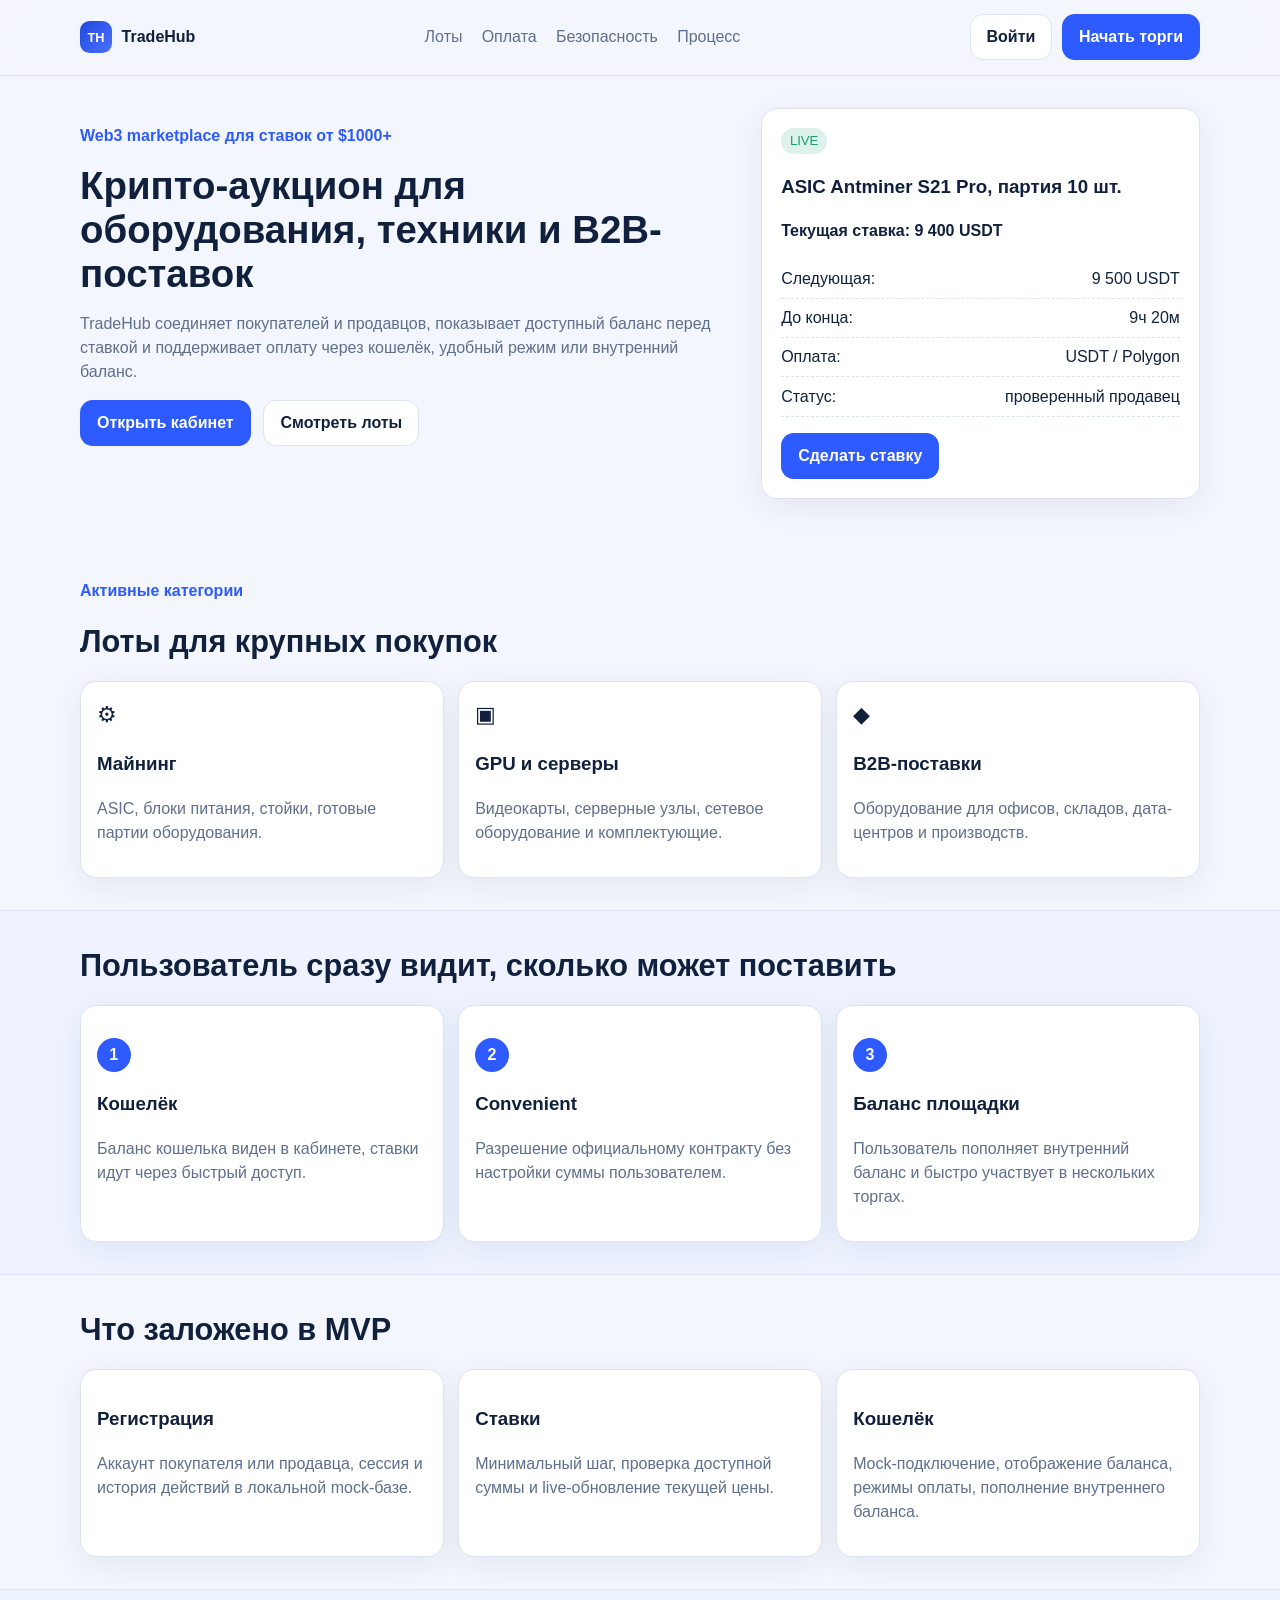
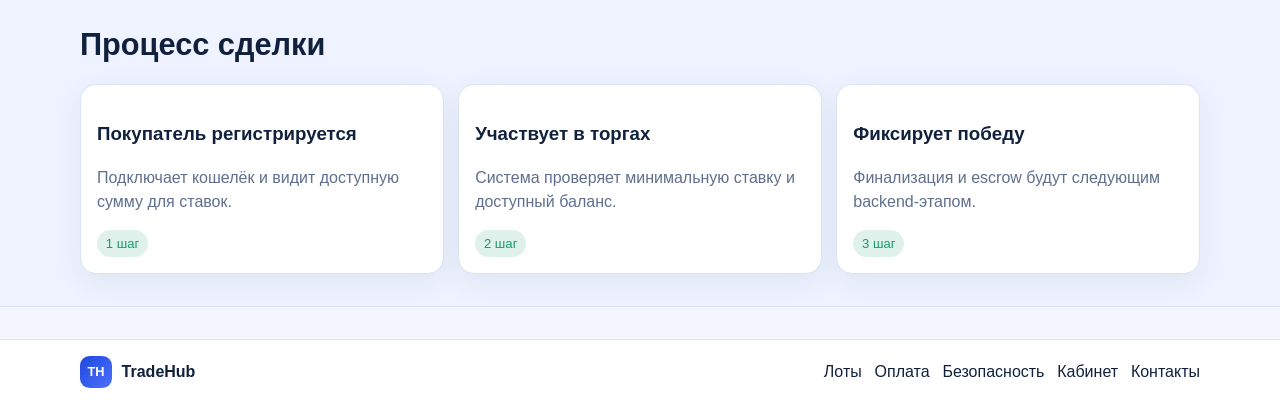
<file: index.html>
<!doctype html>
<html lang="ru">
  <head>
    <meta charset="UTF-8" />
    <meta name="viewport" content="width=device-width, initial-scale=1.0" />
    <title>TradeHub — крипто-аукцион для крупных сделок</title>
    <link rel="stylesheet" href="styles.css" />
  </head>
  <body>
    <header class="site-header">
      <div class="container header-inner">
        <a class="logo" href="index.html" aria-label="TradeHub">
          <span class="logo-mark">TH</span>
          <span>TradeHub</span>
        </a>
        <nav class="main-nav" aria-label="Основная навигация">
          <a href="#lots">Лоты</a>
          <a href="#payments">Оплата</a>
          <a href="#safety">Безопасность</a>
          <a href="#workflow">Процесс</a>
        </nav>
        <div class="header-actions">
          <a class="btn btn-ghost" href="dashboard.html">Войти</a>
          <a class="btn btn-primary" href="dashboard.html">Начать торги</a>
        </div>
      </div>
    </header>

    <main>
      <section class="hero container landing-hero reveal">
        <div class="hero-content">
          <p class="eyebrow">Web3 marketplace для ставок от $1000+</p>
          <h1>Крипто-аукцион для оборудования, техники и B2B-поставок</h1>
          <p class="hero-subtitle">
            TradeHub соединяет покупателей и продавцов, показывает доступный баланс перед ставкой и поддерживает оплату через кошелёк, удобный режим или внутренний баланс.
          </p>
          <div class="hero-cta">
            <a class="btn btn-primary" href="dashboard.html">Открыть кабинет</a>
            <a class="btn btn-secondary" href="#lots">Смотреть лоты</a>
          </div>
        </div>
        <aside class="hero-card live-bid-card" aria-label="Пример live-аукциона">
          <span class="badge active">LIVE</span>
          <h3>ASIC Antminer S21 Pro, партия 10 шт.</h3>
          <p class="hero-card-title">Текущая ставка: 9 400 USDT</p>
          <ul>
            <li><span>Следующая:</span> 9 500 USDT</li>
            <li><span>До конца:</span> 9ч 20м</li>
            <li><span>Оплата:</span> USDT / Polygon</li>
            <li><span>Статус:</span> проверенный продавец</li>
          </ul>
          <a class="btn btn-primary" href="dashboard.html">Сделать ставку</a>
        </aside>
      </section>

      <section class="container section" id="lots">
        <div class="panel-header">
          <div>
            <p class="eyebrow">Активные категории</p>
            <h2>Лоты для крупных покупок</h2>
          </div>
        </div>
        <div class="cards-grid categories-grid">
          <article class="card category-card"><span>⚙</span><h3>Майнинг</h3><p>ASIC, блоки питания, стойки, готовые партии оборудования.</p></article>
          <article class="card category-card"><span>▣</span><h3>GPU и серверы</h3><p>Видеокарты, серверные узлы, сетевое оборудование и комплектующие.</p></article>
          <article class="card category-card"><span>◆</span><h3>B2B-поставки</h3><p>Оборудование для офисов, складов, дата-центров и производств.</p></article>
        </div>
      </section>

      <section class="section section-alt" id="payments">
        <div class="container">
          <h2>Пользователь сразу видит, сколько может поставить</h2>
          <div class="cards-grid">
            <article class="card step-card">
              <p class="step-number">1</p>
              <h3>Кошелёк</h3>
              <p>Баланс кошелька виден в кабинете, ставки идут через быстрый доступ.</p>
            </article>
            <article class="card step-card">
              <p class="step-number">2</p>
              <h3>Convenient</h3>
              <p>Разрешение официальному контракту без настройки суммы пользователем.</p>
            </article>
            <article class="card step-card">
              <p class="step-number">3</p>
              <h3>Баланс площадки</h3>
              <p>Пользователь пополняет внутренний баланс и быстро участвует в нескольких торгах.</p>
            </article>
          </div>
        </div>
      </section>

      <section class="container section" id="safety">
        <h2>Что заложено в MVP</h2>
        <div class="cards-grid">
          <article class="card"><h3>Регистрация</h3><p>Аккаунт покупателя или продавца, сессия и история действий в локальной mock-базе.</p></article>
          <article class="card"><h3>Ставки</h3><p>Минимальный шаг, проверка доступной суммы и live-обновление текущей цены.</p></article>
          <article class="card"><h3>Кошелёк</h3><p>Mock-подключение, отображение баланса, режимы оплаты, пополнение внутреннего баланса.</p></article>
        </div>
      </section>

      <section class="section section-alt" id="workflow">
        <div class="container">
          <h2>Процесс сделки</h2>
          <div class="cards-grid">
            <article class="card offer-card"><h3>Покупатель регистрируется</h3><p>Подключает кошелёк и видит доступную сумму для ставок.</p><span class="status">1 шаг</span></article>
            <article class="card offer-card"><h3>Участвует в торгах</h3><p>Система проверяет минимальную ставку и доступный баланс.</p><span class="status">2 шаг</span></article>
            <article class="card offer-card"><h3>Фиксирует победу</h3><p>Финализация и escrow будут следующим backend-этапом.</p><span class="status">3 шаг</span></article>
          </div>
        </div>
      </section>
    </main>

    <footer class="site-footer" id="support">
      <div class="container footer-grid">
        <a class="logo" href="index.html"><span class="logo-mark">TH</span><span>TradeHub</span></a>
        <a href="#lots">Лоты</a>
        <a href="#payments">Оплата</a>
        <a href="#safety">Безопасность</a>
        <a href="dashboard.html">Кабинет</a>
        <a href="#">Контакты</a>
      </div>
    </footer>
  </body>
</html>
</file>
<file: styles.css>
:root {
  --bg: #f3f6fc;
  --surface: #ffffff;
  --surface-alt: #eef3ff;
  --text: #11213d;
  --muted: #5f6f8d;
  --primary: #2e5bff;
  --primary-hover: #1f4ce5;
  --border: #dce3f3;
  --success: #199b6b;
  --warning: #d68c00;
  --info: #2e5bff;
}

* {
  box-sizing: border-box;
}

body {
  margin: 0;
  font-family: Inter, -apple-system, BlinkMacSystemFont, "Segoe UI", Roboto, sans-serif;
  color: var(--text);
  background: var(--bg);
  line-height: 1.5;
}

a {
  color: inherit;
  text-decoration: none;
}

.container {
  width: min(1120px, calc(100% - 2rem));
  margin: 0 auto;
}

.site-header {
  position: sticky;
  top: 0;
  z-index: 10;
  background: rgba(243, 246, 252, 0.92);
  backdrop-filter: blur(8px);
  border-bottom: 1px solid var(--border);
}

.header-inner,
.logged-header-inner {
  display: flex;
  align-items: center;
  justify-content: space-between;
  gap: 1rem;
  padding: 0.9rem 0;
}

.main-nav {
  display: flex;
  gap: 1.2rem;
  flex-wrap: wrap;
}

.main-nav a {
  font-weight: 500;
  color: var(--muted);
}

.main-nav a:hover,
.main-nav a:focus-visible {
  color: var(--primary);
}

.logo {
  display: inline-flex;
  align-items: center;
  gap: 0.6rem;
  font-weight: 700;
}

.logo-mark {
  display: grid;
  place-items: center;
  width: 2rem;
  height: 2rem;
  border-radius: 0.6rem;
  color: #fff;
  background: linear-gradient(135deg, #1e49dd, #4d70ff);
  font-size: 0.8rem;
}

.header-actions {
  display: flex;
  align-items: center;
  gap: 0.6rem;
}

.btn,
.icon-btn,
.profile-btn,
input,
select {
  border-radius: 0.8rem;
  border: 1px solid transparent;
  font: inherit;
}

.btn {
  display: inline-flex;
  align-items: center;
  justify-content: center;
  padding: 0.62rem 1rem;
  cursor: pointer;
  transition: 0.2s ease;
  font-weight: 600;
}

.btn-primary {
  color: #fff;
  background: var(--primary);
}

.btn-primary:hover,
.btn-primary:focus-visible {
  background: var(--primary-hover);
}

.btn-secondary,
.btn-ghost {
  background: var(--surface);
  border-color: var(--border);
  color: var(--text);
}

.btn-secondary:hover,
.btn-secondary:focus-visible,
.btn-ghost:hover,
.btn-ghost:focus-visible {
  border-color: #b6c6f1;
  box-shadow: 0 4px 12px rgba(46, 91, 255, 0.12);
}

.hero {
  display: grid;
  grid-template-columns: 1.2fr 0.8fr;
  gap: 1.4rem;
  padding: 2rem 0;
}

.eyebrow {
  color: var(--primary);
  font-weight: 600;
}

h1 {
  font-size: clamp(1.8rem, 3vw, 2.8rem);
  line-height: 1.15;
  margin: 0.6rem 0;
}

h2 {
  margin: 0 0 1rem;
  font-size: clamp(1.4rem, 2.4vw, 2rem);
}

.hero-subtitle,
p {
  color: var(--muted);
}

.hero-cta {
  display: flex;
  flex-wrap: wrap;
  gap: 0.8rem;
  margin-top: 1rem;
}

.hero-card,
.card,
.panel,
.search-panel {
  background: var(--surface);
  border: 1px solid var(--border);
  border-radius: 1rem;
  box-shadow: 0 8px 30px rgba(23, 38, 77, 0.07);
}

.hero-card {
  padding: 1.2rem;
}

.hero-card-title {
  color: var(--text);
  font-weight: 600;
}

.hero-card ul {
  list-style: none;
  padding: 0;
  margin: 0 0 1rem;
}

.hero-card li {
  display: flex;
  justify-content: space-between;
  border-bottom: 1px dashed var(--border);
  padding: 0.45rem 0;
  gap: 1rem;
}

.search-section {
  padding: 0.5rem 0 0;
}

.search-panel {
  padding: 1rem;
}

.search-grid {
  display: grid;
  grid-template-columns: 2fr repeat(4, 1fr);
  gap: 0.7rem;
}

input,
select {
  width: 100%;
  border-color: var(--border);
  background: #fff;
  padding: 0.7rem 0.8rem;
}

input:focus-visible,
select:focus-visible,
.btn:focus-visible,
.icon-btn:focus-visible,
.profile-btn:focus-visible {
  outline: 2px solid #91a9ff;
  outline-offset: 1px;
}

.section {
  padding: 2rem 0;
}

.section-alt {
  background: var(--surface-alt);
  border-top: 1px solid var(--border);
  border-bottom: 1px solid var(--border);
}

.cards-grid {
  display: grid;
  grid-template-columns: repeat(3, minmax(0, 1fr));
  gap: 0.9rem;
}

.card {
  padding: 1rem;
}

.category-card span {
  font-size: 1.4rem;
}

.step-number {
  width: 2.1rem;
  height: 2.1rem;
  display: grid;
  place-items: center;
  border-radius: 999px;
  color: #fff;
  background: var(--primary);
  font-weight: 700;
}

.status,
.badge {
  display: inline-flex;
  align-items: center;
  border-radius: 999px;
  font-size: 0.82rem;
  padding: 0.2rem 0.55rem;
  width: fit-content;
}

.status,
.badge.active {
  background: rgba(25, 155, 107, 0.14);
  color: var(--success);
}

.badge.review {
  background: rgba(214, 140, 0, 0.14);
  color: var(--warning);
}

.badge.draft,
.badge.done {
  background: rgba(46, 91, 255, 0.14);
  color: var(--info);
}

.site-footer {
  margin-top: 2rem;
  padding: 1rem 0;
  border-top: 1px solid var(--border);
  background: var(--surface);
}

.footer-grid {
  display: grid;
  gap: 0.8rem;
  grid-template-columns: 1.4fr repeat(5, auto);
  align-items: center;
}

.logged-header .header-search {
  flex: 1;
}

.icon-btn,
.profile-btn {
  height: 2.5rem;
  min-width: 2.5rem;
  border: 1px solid var(--border);
  background: #fff;
  cursor: pointer;
}

.profile-btn {
  font-weight: 700;
}

.dashboard-main {
  padding: 1.4rem 0 2rem;
  display: grid;
  gap: 1rem;
}

.panel {
  padding: 1rem;
}

.panel-header {
  display: flex;
  align-items: center;
  justify-content: space-between;
  gap: 0.8rem;
}

.panel-header a {
  color: var(--primary);
  font-weight: 600;
}

.quick-grid,
.stats-grid,
.empty-grid {
  grid-template-columns: repeat(4, minmax(0, 1fr));
}

.empty-grid {
  grid-template-columns: repeat(3, minmax(0, 1fr));
}

.quick-card {
  font-weight: 600;
  border: 1px dashed #bfd0fa;
}

.offer-row,
.deal-row {
  display: flex;
  align-items: center;
  justify-content: space-between;
  gap: 0.9rem;
}

.visually-hidden {
  position: absolute;
  width: 1px;
  height: 1px;
  padding: 0;
  margin: -1px;
  overflow: hidden;
  clip: rect(0, 0, 0, 0);
  border: 0;
}

@media (max-width: 980px) {
  .hero,
  .search-grid,
  .cards-grid,
  .quick-grid,
  .stats-grid,
  .empty-grid,
  .footer-grid {
    grid-template-columns: 1fr 1fr;
  }

  .search-grid label,
  .search-grid label input {
    grid-column: 1 / -1;
  }

  .main-nav {
    display: none;
  }

  .logged-header-inner {
    flex-wrap: wrap;
  }

  .logged-header .header-search {
    order: 3;
    width: 100%;
    flex: 1 0 100%;
  }
}

@media (max-width: 640px) {
  .container {
    width: min(1120px, calc(100% - 1rem));
  }

  .header-inner,
  .logged-header-inner {
    flex-wrap: wrap;
  }

  .header-actions {
    width: 100%;
    justify-content: flex-start;
    flex-wrap: wrap;
  }

  .hero,
  .search-grid,
  .cards-grid,
  .quick-grid,
  .stats-grid,
  .empty-grid,
  .footer-grid {
    grid-template-columns: 1fr;
  }

  .btn {
    width: 100%;
  }

  .hero-cta .btn {
    width: auto;
    flex: 1;
  }
}

.wallet-panel {
  display: grid;
  gap: 1rem;
}

.wallet-grid {
  display: grid;
  grid-template-columns: repeat(2, minmax(0, 1fr));
  gap: 0.9rem;
}

.wallet-card h3 {
  margin-top: 0;
}

.wallet-card dl {
  margin: 0;
  display: grid;
  gap: 0.5rem;
}

.wallet-card dl div {
  display: flex;
  justify-content: space-between;
  gap: 1rem;
  border-bottom: 1px dashed var(--border);
  padding-bottom: 0.35rem;
}

.wallet-card dt {
  color: var(--muted);
}

.wallet-card dd {
  margin: 0;
  text-align: right;
  font-weight: 600;
  color: var(--text);
}

.wallet-mode {
  margin: 0.3rem 0;
  font-size: 1.4rem;
  color: var(--text);
  font-weight: 700;
}

.wallet-actions-inline {
  display: flex;
  gap: 0.7rem;
  flex-wrap: wrap;
  margin-top: 0.8rem;
}

.history-list {
  margin: 0;
  padding-left: 1rem;
  color: var(--muted);
  display: grid;
  gap: 0.5rem;
}

.web3-onboarding {
  position: fixed;
  inset: 0;
  z-index: 50;
  background: rgba(10, 19, 38, 0.75);
  padding: 1rem;
  overflow: auto;
}

.web3-onboarding-content {
  width: min(980px, 100%);
  margin: 1rem auto;
  background: var(--surface);
  border-radius: 1rem;
  border: 1px solid var(--border);
  padding: 1.2rem;
}

.onboarding-hint {
  margin-top: 0;
  color: var(--text);
  font-weight: 600;
}

.mode-cards {
  display: grid;
  grid-template-columns: repeat(2, minmax(0, 1fr));
  gap: 0.9rem;
}

.mode-card {
  cursor: pointer;
}

.mode-card input {
  width: auto;
  margin-bottom: 0.5rem;
}

.mode-card:has(input:checked) {
  border-color: var(--primary);
  box-shadow: 0 0 0 2px rgba(46, 91, 255, 0.2);
}

.mode-form {
  margin-top: 1rem;
  padding-top: 0.8rem;
  border-top: 1px solid var(--border);
}

.mode-form-grid {
  display: grid;
  grid-template-columns: repeat(2, minmax(0, 1fr));
  gap: 0.7rem;
}

.mode-form-grid label,
.mode-form-grid fieldset {
  border: 1px solid var(--border);
  border-radius: 0.8rem;
  padding: 0.65rem;
  background: #fdfdff;
}

.mode-form-grid span,
.mode-form-grid legend {
  font-weight: 600;
  color: var(--text);
}

.mode-form-grid fieldset {
  grid-column: 1 / -1;
  display: flex;
  gap: 0.9rem;
  flex-wrap: wrap;
}

.security-copy {
  margin: 0.8rem 0 0;
  color: var(--text);
  font-weight: 600;
}

.onboarding-actions {
  margin-top: 1rem;
}

.toast {
  position: fixed;
  right: 1rem;
  bottom: 1rem;
  z-index: 60;
  background: #182747;
  color: #fff;
  padding: 0.8rem 1rem;
  border-radius: 0.8rem;
  box-shadow: 0 8px 24px rgba(0, 0, 0, 0.25);
}

.hidden {
  display: none !important;
}

.reveal {
  animation: reveal-up 0.45s ease both;
}

@keyframes reveal-up {
  from {
    opacity: 0;
    transform: translateY(14px);
  }
  to {
    opacity: 1;
    transform: translateY(0);
  }
}

.app-hero {
  min-height: 260px;
  display: grid;
  grid-template-columns: 1.25fr 0.75fr;
  align-items: center;
  gap: 1rem;
  overflow: hidden;
  position: relative;
  background:
    linear-gradient(120deg, rgba(255, 255, 255, 0.96), rgba(238, 243, 255, 0.92)),
    url("https://images.unsplash.com/photo-1640340434855-6084b1f4901c?auto=format&fit=crop&w=1600&q=80");
  background-size: cover;
  background-position: center;
}

.app-hero h1 {
  max-width: 820px;
}

.hero-metrics {
  display: grid;
  gap: 0.75rem;
}

.hero-metrics article {
  padding: 1rem;
  background: rgba(255, 255, 255, 0.86);
  border: 1px solid var(--border);
  border-radius: 0.85rem;
  backdrop-filter: blur(8px);
}

.hero-metrics span {
  display: block;
  font-size: 1.6rem;
  font-weight: 800;
  color: var(--text);
}

.hero-metrics small,
.auction-meta,
.wallet-card small {
  color: var(--muted);
}

.auth-panel {
  display: grid;
  gap: 1rem;
}

.auth-form {
  display: grid;
  grid-template-columns: repeat(3, minmax(0, 1fr)) auto;
  gap: 0.75rem;
  align-items: end;
}

.auth-form label,
.mode-form-grid label {
  display: grid;
  gap: 0.35rem;
}

.auth-form span {
  font-weight: 700;
  color: var(--text);
}

.segmented {
  display: inline-flex;
  padding: 0.25rem;
  background: var(--surface-alt);
  border: 1px solid var(--border);
  border-radius: 0.8rem;
  gap: 0.25rem;
}

.segmented button {
  border: 0;
  border-radius: 0.6rem;
  padding: 0.5rem 0.8rem;
  color: var(--muted);
  background: transparent;
  cursor: pointer;
  font: inherit;
  font-weight: 700;
}

.segmented button.active {
  color: var(--text);
  background: #fff;
  box-shadow: 0 4px 12px rgba(23, 38, 77, 0.08);
}

.highlight-card {
  background: linear-gradient(135deg, #102044, #2e5bff);
  color: #fff;
}

.highlight-card h3,
.highlight-card .wallet-mode,
.highlight-card p {
  color: #fff;
}

.filter-row {
  width: min(220px, 100%);
}

.auction-grid {
  display: grid;
  grid-template-columns: repeat(3, minmax(0, 1fr));
  gap: 1rem;
}

.auction-card {
  padding: 0;
  overflow: hidden;
  transition: transform 0.2s ease, box-shadow 0.2s ease, border-color 0.2s ease;
}

.auction-card:hover {
  transform: translateY(-3px);
  border-color: #b6c6f1;
  box-shadow: 0 14px 34px rgba(23, 38, 77, 0.12);
}

.auction-card img {
  width: 100%;
  aspect-ratio: 16 / 9;
  object-fit: cover;
  display: block;
}

.auction-body {
  padding: 1rem;
  display: grid;
  gap: 0.75rem;
}

.auction-body h3,
.auction-body p {
  margin: 0;
}

.auction-body dl {
  display: grid;
  gap: 0.45rem;
  margin: 0;
}

.auction-body dl div {
  display: flex;
  justify-content: space-between;
  gap: 0.75rem;
  padding-bottom: 0.35rem;
  border-bottom: 1px dashed var(--border);
}

.auction-body dt {
  color: var(--muted);
}

.auction-body dd {
  margin: 0;
  text-align: right;
  font-weight: 800;
}

.auction-meta {
  display: flex;
  justify-content: space-between;
  align-items: center;
  gap: 0.75rem;
}

.bid-form {
  display: grid;
  grid-template-columns: 1fr auto;
  gap: 0.55rem;
  align-items: center;
}

.activity-layout {
  display: grid;
  grid-template-columns: 1fr 1fr;
  gap: 1rem;
}

.compact-modal {
  width: min(760px, 100%);
}

.visible-form {
  display: block;
}

textarea {
  width: 100%;
  min-height: 120px;
  resize: vertical;
  border: 1px solid var(--border);
  border-radius: 0.8rem;
  padding: 0.7rem 0.8rem;
  font: inherit;
}

.wide-field {
  grid-column: 1 / -1;
}

@media (max-width: 980px) {
  .wallet-grid,
  .mode-cards,
  .mode-form-grid,
  .app-hero,
  .auction-grid,
  .activity-layout {
    grid-template-columns: 1fr;
  }

  .auth-form {
    grid-template-columns: 1fr 1fr;
  }
}

@media (max-width: 640px) {
  .auth-form,
  .bid-form {
    grid-template-columns: 1fr;
  }

  .panel-header {
    align-items: flex-start;
    flex-direction: column;
  }

  .filter-row {
    width: 100%;
  }
}
</file>
